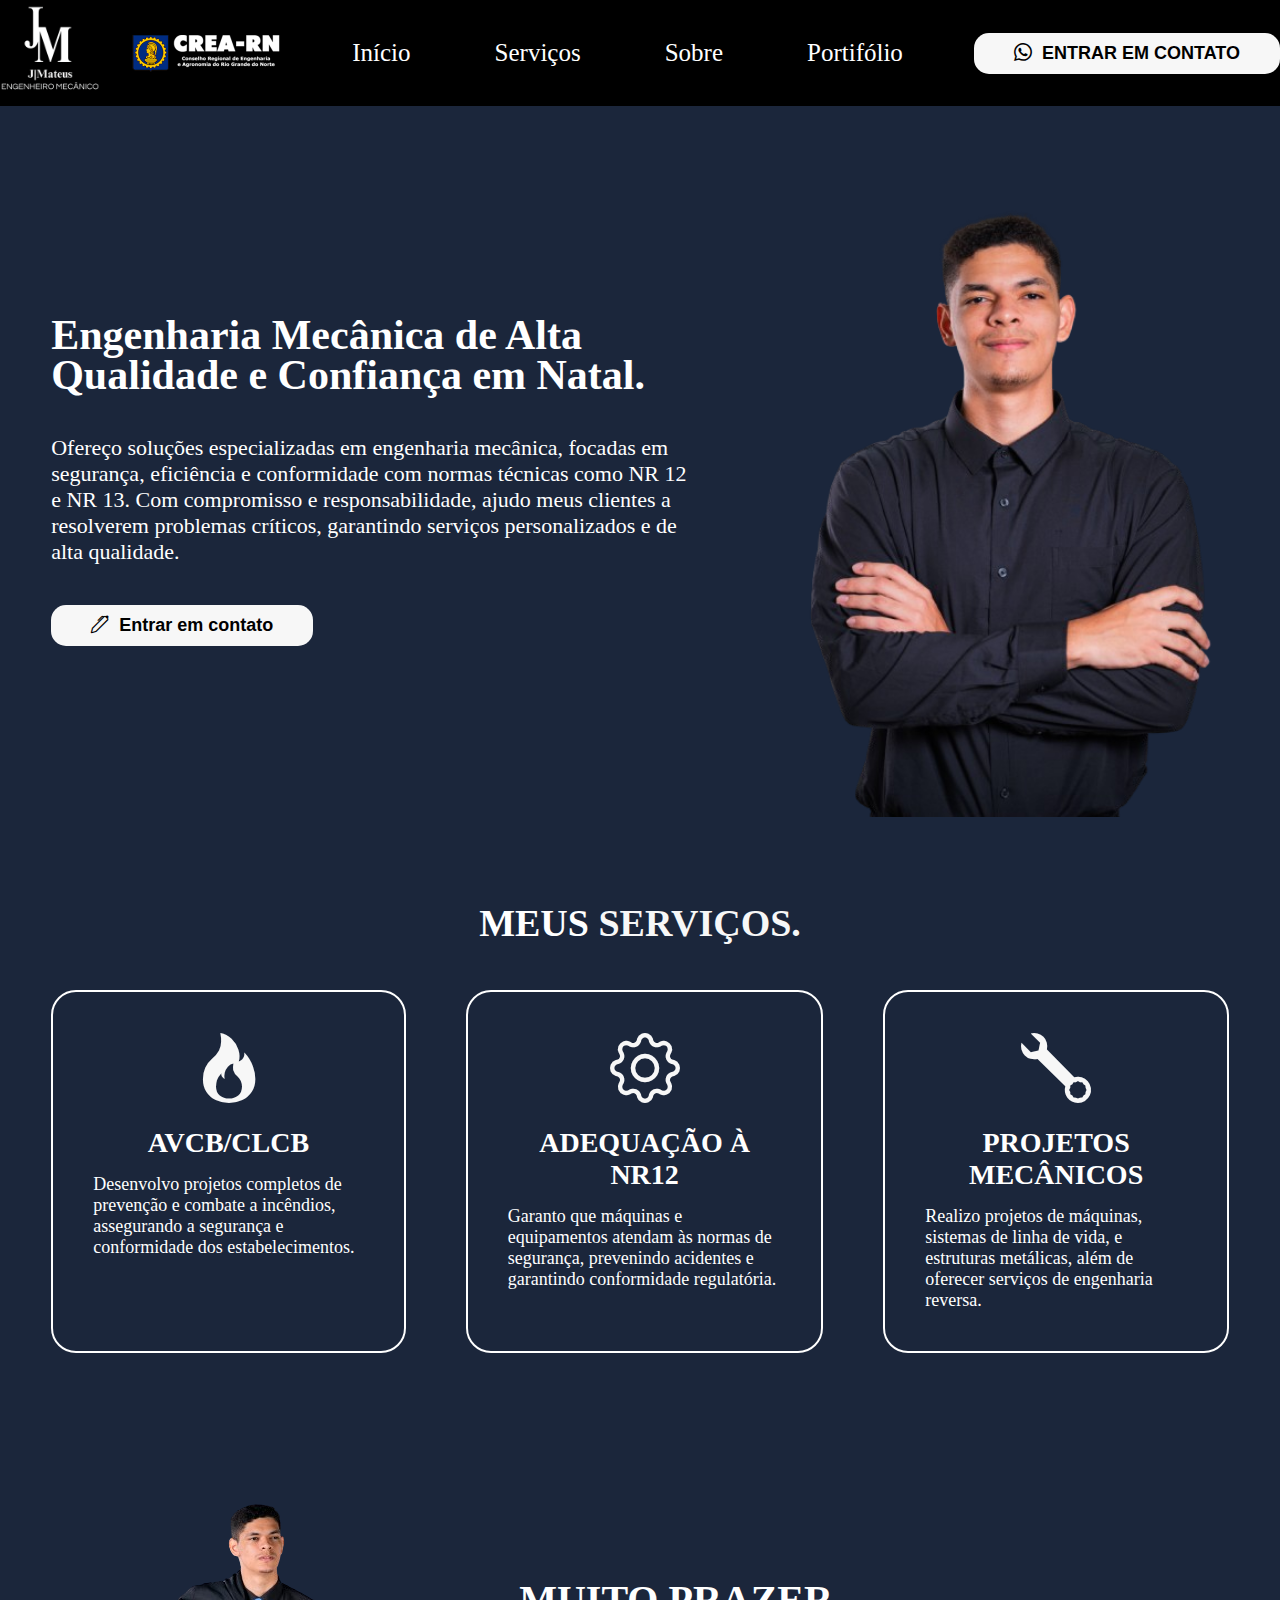
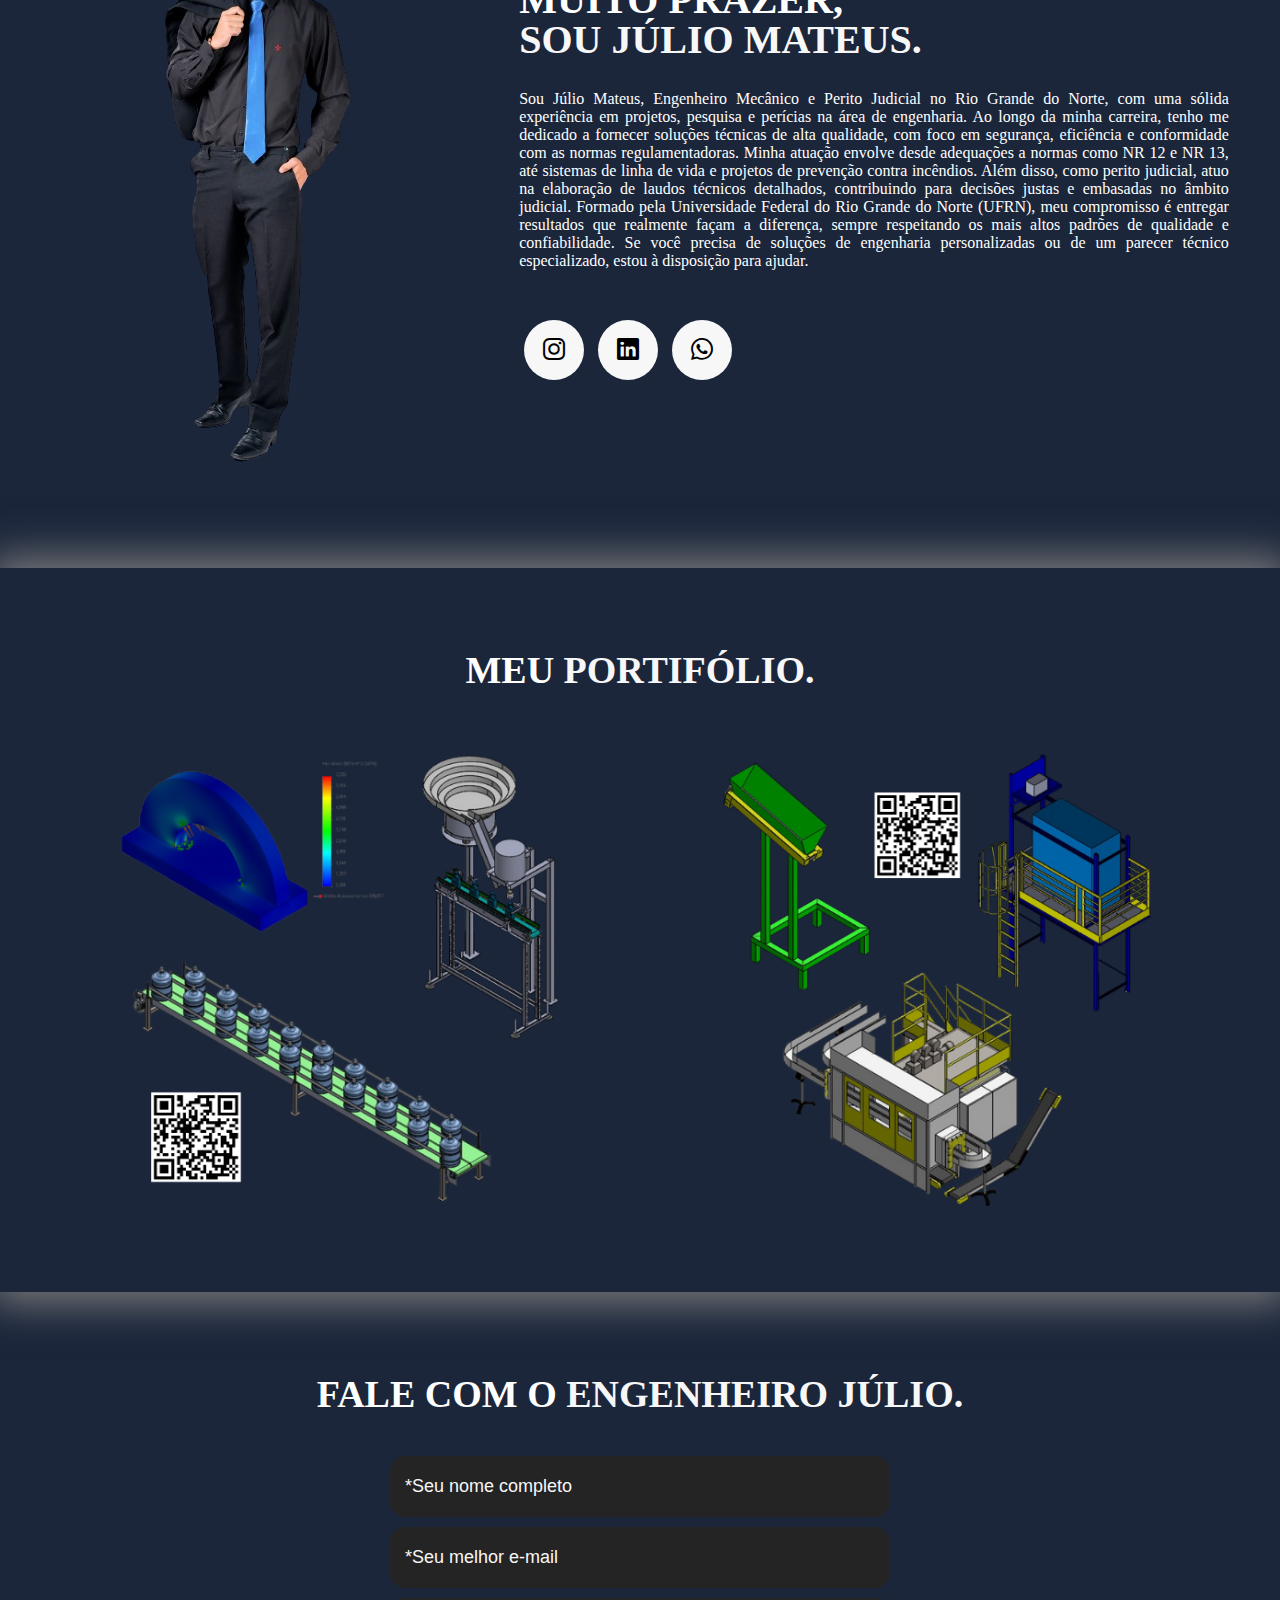
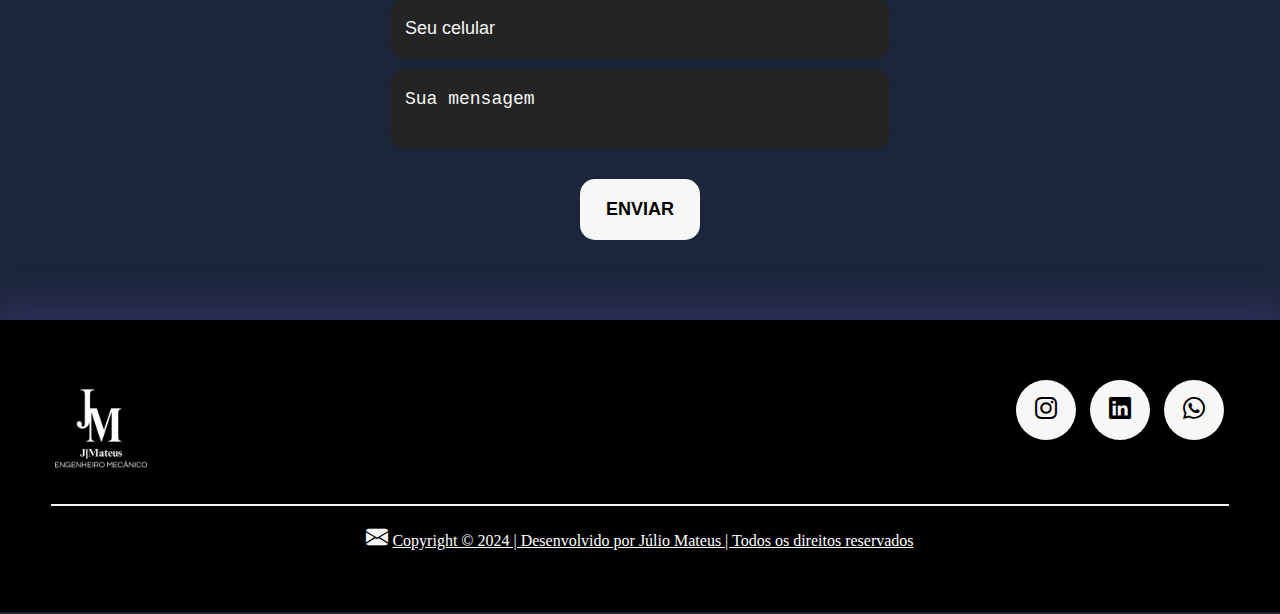
<file: index.html>
<!DOCTYPE html>
<html lang="pt-br">
<head>
    <meta charset="UTF-8">
    <meta name="viewport" content="width=device-width, initial-scale=1.0">


        <!-- Google tag (gtag.js) -->
    <script async src="https://www.googletagmanager.com/gtag/js?id=G-8CVKGHR2E0"></script>
    <script>
      window.dataLayer = window.dataLayer || [];
      function gtag(){dataLayer.push(arguments);}
      gtag('js', new Date());
    
      gtag('config', 'G-8CVKGHR2E0');
    </script>
    <!-- GOOGLE FONTS -->
    <link rel="preconnect" href="https://fonts.googleapis.com">
    <link rel="preconnect" href="https://fonts.gstatic.com" crossorigin>
    <link href="https://fonts.googleapis.com/css2?family=Merriweather:wght@300&display=swap" rel="stylesheet">

    <!-- FIM GOOGLE FONTS-->
    <link rel="shotcut icon" href="images/logo-engenheiro-julio-mateus.png">
    <!-- BOOTSTRAP ICONS-->
    <link rel="stylesheet" href="https://cdn.jsdelivr.net/npm/bootstrap-icons@1.11.3/font/bootstrap-icons.min.css">
    <!-- FIM BOOTSTRAP ICONS-->




    <link rel="stylesheet" href="style.css">
    <title>Engenheiro julio</title>
</head>
<body>
    <header>
        <div class="interface">
            <div class="logo">
                <a href="#">
                    <img src="images/logo-engenheiro-julio-mateus.png" alt="Logo de engenheiro julio" width="100px">
                </a>
                <!-- <a href="#">
                    <img src="images/logocreabranca.png" alt="crea" width="150px">
                </a> -->
            </div><!--logo-->
            <div class="logo-crea">
                <a href="#">
                    <img src="images/logocreabranca.png" alt="crea" width="150px">
                </a>


            </div><!--logo-->



            <nav class = "menu-desktop">
                <ul>
                    <li><a href="#INICIO">Início</a></li>
                    <li><a href="#SERVICOS">Serviços</a></li>
                    <li><a href="#SOBRE">Sobre</a></li>
                    <li><a href="#PORTIFOLIO">Portifólio</a></li>
                    

                </ul>


            </nav>
            <div class="btn-contato">

                <a href="https://wa.me/5584988782069">

                    <button> <i class="bi bi-whatsapp"></i>ENTRAR EM CONTATO</button>
                </a>
                
            </div>


        </div><!--!interface-->
    </header>


    <main>

        
        <section class="topo-do-site" id="INICIO">

            <div class="interface">
                <div class="flex">
                    <div class="txt-topo-site">
                        <h1>Engenharia Mecânica de Alta Qualidade e Confiança em Natal<span>.</span></h1>
                        <p>Ofereço soluções especializadas em engenharia mecânica, 
                            focadas em segurança, eficiência e conformidade com normas
                             técnicas como NR 12 e NR 13. Com compromisso e responsabilidade, 
                             ajudo meus clientes a resolverem problemas críticos, garantindo 
                             serviços personalizados e de alta qualidade.</p>

                        <div class="btn-contato">
                            <a href="contato_forms.html">


                                <button><i class="bi bi-pen"></i>Entrar em contato</button>
                            </a>
                        </div> <!-- btn contato-->




                    </div><!-- txt topo site-->
                    <div class="img-topo-site">

                        <img src="images/Engenheiro-julio-mateus.png" alt="" width="450px">
                    </div> <!-- img topo site-->



                </div> <!--flex-->


            </div><!-- interface-->
            
        </section> <!-- section topo do site-->

        <section class="especialidades" id="SERVICOS">
            <div class="interface">
                <h2 class="titulo">MEUS <span>SERVIÇOS.</span></h2>
                <div class="flex">
                    <div class="especialidades-box">
                        <i class="bi bi-fire"></i>
                        <h3>AVCB/CLCB</h3>
                        <p>Desenvolvo projetos completos de prevenção e combate a incêndios, assegurando a segurança e conformidade dos estabelecimentos.</p>
                    </div><!--especialidades-box-->

                    <div class="especialidades-box">
                        <i class="bi bi-gear"></i>
                        <h3>ADEQUAÇÃO À NR12</h3>
                        <p>Garanto que máquinas e equipamentos atendam às normas de segurança, prevenindo acidentes e garantindo conformidade regulatória.</p>
                    </div><!--especialidades-box-->

                    <!-- <div class="especialidades-box">
                        <i class="bi bi-exclamation-triangle"></i>
                        <h3>NR13</h3>
                        <p>Ofereço serviços para garantir que caldeiras, vasos de pressão e tubulações estejam em conformidade com as normas de segurança, prevenindo riscos e acidentes.</p>
                    </div>especialidades-box -->

                    <div class="especialidades-box">
                        <i class="bi bi-wrench"></i>
                        <h3>PROJETOS MECÂNICOS</h3>
                        <p>Realizo projetos de máquinas, sistemas de linha de vida, e estruturas metálicas, além de oferecer serviços de engenharia reversa.</p>
                    </div><!--especialidades-box-->

                </div><!--flex-->
            </div><!--interface-->
        </section><!--section especialidades-->

        <section class="sobre" id="SOBRE">
            <div class="interface">
                <div class="flex">
                    <div class="img-sobre">

                        <img src="images/engenheiro - Copia.png" alt="">
                    </div>


                    <div class="txt-sobre">
                        <h2>MUITO PRAZER, <span> SOU JÚLIO MATEUS.</span></h2>
                        <P>Sou Júlio Mateus, Engenheiro Mecânico e Perito Judicial no Rio Grande do Norte, com uma sólida experiência em projetos, pesquisa e perícias na área de engenharia. Ao longo da minha carreira, tenho me dedicado a fornecer soluções técnicas de alta qualidade, com foco em segurança, eficiência e conformidade com as normas regulamentadoras.

                            Minha atuação envolve desde adequações a normas como NR 12 e NR 13, até sistemas de linha de vida e projetos de prevenção contra incêndios. Além disso, como perito judicial, atuo na elaboração de laudos técnicos detalhados, contribuindo para decisões justas e embasadas no âmbito judicial.
                            
                            Formado pela Universidade Federal do Rio Grande do Norte (UFRN), meu compromisso é entregar resultados que realmente façam a diferença, sempre respeitando os mais altos padrões de qualidade e confiabilidade.
                            
                            Se você precisa de soluções de engenharia personalizadas ou de um parecer técnico especializado, estou à disposição para ajudar.
                        </p>
                        <div class="btn-social">
                            <a href="https://www.instagram.com/julio_mateus_/"><button><i class="bi bi-instagram"></i></button></a>
                            <a href="https://www.linkedin.com/in/julio-mateus555/"><button><i class="bi bi-linkedin"></i></i></button></a>
                            <a href="https://wa.me/5584988782069"><button><i class="bi bi-whatsapp"></i></button></a>
                        </div>
                    </div><!--txt sobre-->

                </div><!-- flex -->
            </div><!-- interfacec -->
        </section><!-- sobre -->

        <section class="portifolio" id="PORTIFOLIO">
            <div class="interface">
                <h2 class="titulo">MEU <span>PORTIFÓLIO.</span></h2>
                <div class="flex">
                    <div class="img-port" style="background-image: url(images/Projetos-mecânicos.png);">
                        <div class="overlay">Projetos Mecânicos</div>
                    </div>
                    <div class="img-port" style="background-image: url(images/Projetos-NR12.png);">
                        <div class="overlay">NR 12</div>
                    </div>
                    <!-- <div class="img-port" style="background-image: url(images/imagem.png);">
                        <div class="overlay">Projetos Mecânicos</div>
                    </div> -->

                    

                </div><!--flex-->

            </div><!--interface-->
        </section><!--portifolio-->

        <section class="formulario">
            <div class="interface">
                <h2 class="titulo">FALE COM O <span>ENGENHEIRO JÚLIO.</span></h2>
                <!-- <form action="https://api.staticforms.xyz/submit" method="post"> -->
                <form action="https://formsubmit.co/juliodev555@gmail.com" method="POST">

                    
                    <input type="name" name="nome" id="" placeholder="*Seu nome completo" required>
                    <input type="email" name="email" id="" placeholder="*Seu melhor e-mail" required>
                    <input type="text" name="celular" id="" placeholder="Seu celular">
                    <textarea name="mensagem" id="" placeholder="Sua mensagem"></textarea>
                    <div class="btn-enviar"><input type="submit" value="ENVIAR"></div>

                    <!-- <input type="hidden" name="accessKey" value="3f8854d4-25dc-4fc2-8181-4c9c57c3ec31"> -->
                    <!-- <input type="hidden" name="redirectTo" value="https://engenheirojulio.com.br"> -->
                
                </form>



            </div><!--interface-->


        </section><!--formulario-->


    </main>

    <footer>
        <div class="interface">
            <div class="line-footer">
                <div class="flex">
                    <div class="logo-footer">
                        <a href="#INICIO" class="scroll-to-top">
                            <img src="images/logo-engenheiro-julio-mateus.png" alt="" width="100px">

                        </a>
                        
                    </div><!--logo footer-->
                    <div class="btn-social">
                        <a href="https://www.instagram.com/julio_mateus_/"><button><i class="bi bi-instagram"></i></button></a>
                        <a href="https://www.linkedin.com/in/julio-mateus555/"><button><i class="bi bi-linkedin"></i></i></button></a>
                        <a href="https://wa.me/5584988782069?text=Olá, poderia me falar sobre projetos?"><button><i class="bi bi-whatsapp"></i></button></a>

                    </div><!--btn social-->
                </div><!--felx-->


            </div><!--line footer-->
            <div class="line-footer borda">
                <p><i class="bi bi-envelope-fill"></i> <a href="mailto:juliodev555@gmail.com">Copyright © 2024 | Desenvolvido por Júlio Mateus | Todos os direitos reservados</a></p>

            </div><!--line footer-->

        </div><!--interface-->
    </footer>
</body>
</html>
</file>
<file: style.css>
/* ESTILO GERAL --- */

:root {

    --maintheme: #1B263B;
    --botoes: #F7F7F7;
    --botoesborda: #a360fa33;
    --letras: #FFF;
    /* --cabecalho: #040c1c; */
    --cabecalho: black;
    --Portifolio-letra: black;
    /* Adicione mais variáveis conforme necessário */
}




* {


    margin: 0;
    padding: 0;
    box-sizing: border-box;
    /* font-family: "Montserrat", sans-serif; */

    .merriweather-light {
        font-family: "Merriweather", sans-serif;
        font-weight: 700;
        font-style: normal;
      }
      
      
    /* 
    // <uniquifier>: Use a unique and descriptive class name
// <weight>: Use a value from 100 to 900

.montserrat-<uniquifier> {
  font-family: "Montserrat", sans-serif;
  font-optical-sizing: auto;
  font-weight: <weight>;
  font-style: normal;
}
 */

 
}




html{
    scroll-behavior: smooth;
}

body {

    background-color: var(--maintheme);
    height: 100vh;

}

.interface {
    max-width: 1280px;
    margin: 0 auto;

}

.flex {
    display: flex;
}

.btn-contato a {
    text-decoration: none; /* Remove sublinhado do link */
}

.btn-contato button {
    padding: 10px 40px;
    font-size: 18px;
    font-weight: 600;
    background-color: var(--botoes);
    border: 0;
    border-radius: 15px;
    cursor: pointer;
    transition: .2s;
    display: flex;
    align-items: center;
    justify-content: center;
    gap: 10px; /* Espaço entre o ícone e o texto */
    text-decoration: none; /* Remove qualquer sublinhado no botão */

}

h2.titulo {
    color: #fff;
    font-size: 38px;
    text-align: center;
}

h2.titulo span {
    color: var(--botoes);
}

button:hover,
form .btn-enviar input[type=submit]:hover {

    box-shadow: 0px 0px 8px var(--botoes);
    transform: scale(1.05);
}


/* ESTILO DO CABEÇALHO */

header {

    /* padding: 40px;
    position: fixed;
    border: #fff;
    z-index: 1000;
    box-shadow: 0 0 40px 10px var(--botoesborda);
    overflow: hidden; */

    top: 0;
    left: 0;
    width: 100%;
    background-color: var(--cabecalho);
    position: fixed;
    z-index: 1000;
    /* box-shadow: 0 0 40px #fff; */
}

main {
    padding-top: 100px; /* Ajuste este valor para corresponder à altura do seu cabeçalho */
}

header>.interface {
    display: flex;
    align-items: center;
    justify-content: space-between;

}

header a {
    /* color: #7d7d7d; */
    font-size: 25px;
    /* line-height: 40px; */
    color: #fff;
    text-decoration: none;
    display: inline-block;
    transition: .2s;

}

header a:hover {
    color: #fff;
    transform: scale(1.05);
}


header nav ul {
    list-style-type: none;
    /* color: #fff; */
}

header nav ul li {
    display: inline-block;
    padding: 0 40px;
    /* color: #fff; */
}



/* ESTILO DO TOPO DO SITE */


section.topo-do-site {
    padding: 40px 4%;
    scroll-margin-top: 100px;   /* Ajuste este valor para corresponder à altura do seu cabeçalho */
}

section.topo-do-site .flex {
    align-items: center;
    justify-content: center;
    gap: 90px;
}

.topo-do-site h1 {
    color: #fff;
    font-size: 42px;
    line-height: 40px;
}

.topo-do-site .txt-topo-site h1 span {
    color: var(--letras);
}

.topo-do-site .txt-topo-site p {
    color: #fff;
    margin: 40px 0px;
    font-size: 22px;
    /* line-height: 40px; */

}


/* .topo-do-site .img-topo-site img {
    position: relative;
    animation: flutuar 2s ease-in-out infinite alternate;
}

@keyframes flutuar {
    0% {
        top: 0;

    }

    100% {
        top: 30px;
    }
} */


/* ESTILO DAS ESPECIALIDADES */

section.especialidades {
    padding: 40px 4%;
    scroll-margin-top: 100px;   /* Ajuste este valor para corresponder à altura do seu cabeçalho */
}

section.especialidades .flex {
    gap: 60px;

}

.especialidades .especialidades-box {
    color: #fff;
    padding: 40px;
    border: 2px solid #fff;
    border-radius: 25px;
    margin-top: 45px;
    transition: .2s;
    text-align: center;
}

/* 
.especialidades .especialidades-box :hover{
    transform: scale(1.05);
    box-shadow: 0 0 8px #ffffff78;
}
 */

.especialidades .especialidades-box i {
    font-size: 70px;
    color: var(--botoes);
    /* display: inline-block; */

}

.especialidades .especialidades-box h3 {
    font-size: 28px;
    margin: 15px 0;

}

.especialidades .especialidades-box p {
    font-size: 18px;
    text-align: left;
    /* margin: 15px 0; */

}

/* ESTILO DO SOBRE */
section.sobre {
    padding: 80px 4%;
    scroll-margin-top: 100px;   /* Ajuste este valor para corresponder à altura do seu cabeçalho */
}

section.sobre .flex {
    align-items: center;
    gap: 60px;

}

.sobre .txt-sobre {
    color: #fff;
}

.sobre .txt-sobre h2 {
    font-size: 40px;
    line-height: 40px;
    margin-bottom: 30px;
}

.sobre .txt-sobre h2 span {
    color: var(--botoes);
    display: block;
}

.sobre .txt-sobre p {
    /* margin: 20px; */
    text-align: justify;
    margin-bottom: 50px
}

.btn-social button {
    
    width: 60px;
    height: 60px;
    border-radius: 30px;
    border: none;
    background-color: var(--botoes);
    font-size: 22px;
    cursor: pointer;
    margin: 0 5px;
    transition: .2s;
}


/* ESTILO DO PORTIFOLIO */

section.portifolio {
    padding: 80px 4%;
    box-shadow: 0 0 40px 10px #7d7d7d;
    scroll-margin-top: 100px;   /* Ajuste este valor para corresponder à altura do seu cabeçalho */
}

section.portifolio .flex {
    justify-content: space-around;
    margin-top: 60px;
}

.img-port {
    width: 460px;
    height: 460px;
    background-color: var(--maintheme);
    background-size: cover;
    background-position: 100% 0%;
    transition: 8s;
    cursor: pointer;
    border-radius: 40px;
    position: relative;

}

.img-port:hover {
    background-position: 100% 100%;
}

.overlay {
    position: absolute;
    top: 0;
    left: 0;
    width: 100%;
    height: 100%;
    background-color: var(--botoesborda);
    border-radius: 40px;
    display: flex;
    align-items: center;
    justify-content: center;
    font-size: 48px;
    font-weight: 600;
    color: var(--botoes);
    opacity: 0;
    transition: .5s;
}

.overlay:hover {
    opacity: 1;
}

/* ESTILO DO FORMULARIO DE CONTATO */

section.formulario {
    padding: 80px 4%;

}

form {
    max-width: 500px;
    margin: 0 auto;
    display: flex;
    justify-content: center;
    flex-direction: column;
    gap: 10px;
    margin-top: 40px;

}

form input,
form textarea {
    width: 100%;
    background-color: #242424;
    /* background-color: var(--botoes); */
    border: 0;
    outline: 0;
    padding: 20px 15px;
    border-radius: 15px;
    color: #fff;
    font-size: 18px
}

form textarea {
    resize: none;
    max-height: 200px;
    /* altura do campo de mensagem */
}

form textarea::placeholder{
    color: var(--botoes)
}

form input::placeholder {
    color: var(--botoes);
}

form .btn-enviar {
    margin-top: 20px;
    text-align: center;
    
}

form .btn-enviar input[type=submit] {
    width: 120px;
    background-color: var(--botoes);
    color: black;
    font-weight: 600;
    cursor: pointer;
    transition: 2s;

}

/* ESTILO DO RODAPÉ */

footer {
    padding: 40px 4%;
    box-shadow: 0 0 40px 10px var(--botoesborda);
    background-color: var(--cabecalho);
}

footer .flex {
    justify-content: space-between;
}

footer .line-footer {
    padding: 20px 0;
    /* border-bottom: 2px solid var(--botoes); */
    text-align: center;
}

.borda {
    border-top: 2px solid var(--botoes);
}

/* footer .line-footer p{
    justify-content: center;
} */
footer .line-footer p i {
    color: var(--botoes);
    font-size: 22px;
}

footer .line-footer p a {
    color: #fff;

}


@media screen and (max-width: 1020px) {
    /* CLASSES GERAIS */

    .flex {
        flex-direction: column;
    }



    .topo-do-site .flex {
        flex-direction: column-reverse;
    }

    h2.titulo {
        font-size: 30px;
        line-height: 34px;

    }

    /* CABEÇALHO */
    /* .menu-desktop,
    .btn-contato {
        display: none;

    } */
    .menu-desktop{
        display: none;

    }
    

    /* topo dp site */
    section.topo-do-site .flex {
        gap: 40px;
    }

    section.topo-do-site {
        padding: 20px 8%;
    }

    .topo-do-site h1 {
        color: #fff;
        font-size: 30px;

    }

    .topo-do-site .img-topo-site img {
        width: 100%;
    }

    /* ESTILO DAS ESPECIALIDADES */

    section.especialidades {
        padding: 40px 8%;
    }

    /* ESTILO DO SOBRE */
    section.sobre {
        padding: 80px 8%;
    }

    .sobre .txt-sobre h2 {
        font-size: 34px;
        line-height: 35px;
        text-align: center;
    }
    .btn-social{
        text-align: center;
    }

    .img-sobre img{
        width: 100%;
    }

    /* portifolio */
    section.portifolio {
        padding: 80px 8%;
    }

    .img-port {
        width: 100%;
        max-width: 360px;
        max-height: 360px;
        margin: 0 auto;
    }

    section.portifolio .flex {
        gap: 60px;
    }

    /* RODAPÉ */
    footer .flex{
        flex-direction: column;
        gap: 30px;
    }
    footer .line-footer{
        text-align: center;
    }

    .btn-contato {
        display: flex;
        justify-content: center;
        align-items: center;
        margin: 20px 0;
        margin-right: 20px;
    }
    
    .btn-contato button {
        padding: 10px 40px;
        font-size: 14px; /* Aumentado para melhor visibilidade */
        font-weight: 600;
        background-color: var(--botoes);
        border: 0;
        border-radius: 20px;
        cursor: pointer;
        transition: .2s;
    }
    .logo-crea{
        display: none;

    }

}
</file>
